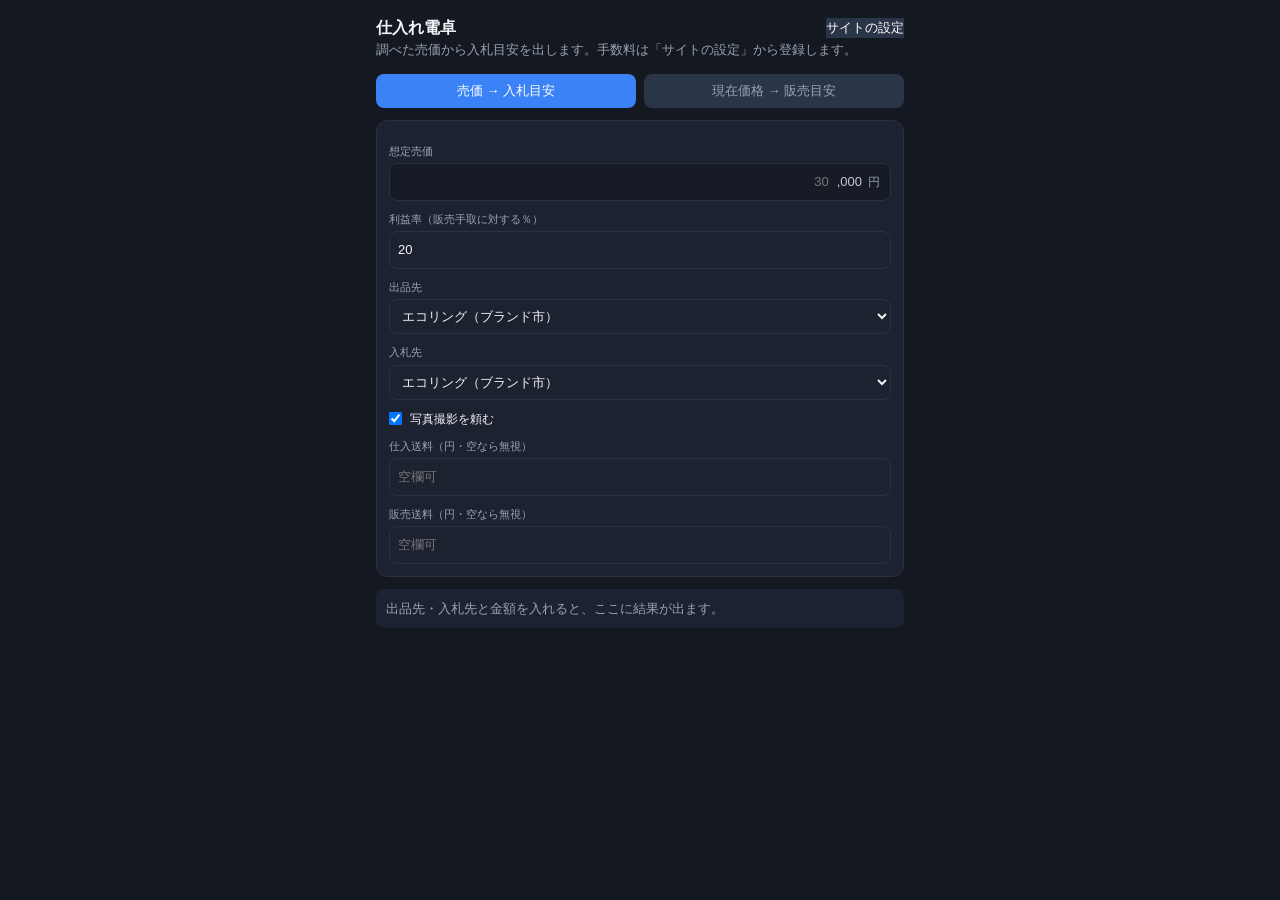
<file: index.html>
<!DOCTYPE html>
<html lang="ja">
<head>
  <meta charset="UTF-8">
  <meta name="viewport" content="width=device-width, initial-scale=1, viewport-fit=cover">
  <meta name="theme-color" content="#141820">
  <meta name="mobile-web-app-capable" content="yes">
  <meta name="apple-mobile-web-app-capable" content="yes">
  <meta name="apple-mobile-web-app-title" content="仕入れ電卓">
  <title>仕入れ電卓</title>
  <link rel="stylesheet" href="sidepanel.css">
  <link rel="manifest" href="site.webmanifest">
  <link rel="icon" href="icons/192.png">
  <link rel="apple-touch-icon" href="icons/180.png">
</head>
<body>
  <header>
    <div class="title-row">
      <h1>仕入れ電卓</h1>
      <a id="openSettings" class="secondary" href="options.html">サイトの設定</a>
    </div>
    <p>調べた売価から入札目安を出します。手数料は「サイトの設定」から登録します。</p>
  </header>

  <div class="modes" role="tablist">
    <button type="button" id="modeBid" class="mode on">売価 → 入札目安</button>
    <button type="button" id="modeSale" class="mode">現在価格 → 販売目安</button>
  </div>

  <section class="panel">
    <div id="saleFields">
      <label for="salePrice">想定売価</label>
      <div class="yen-kilo">
        <input id="salePrice" inputmode="numeric" placeholder="30">
        <span class="yen-kilo-suffix" aria-hidden="true"><span class="zeros">,000</span><span class="unit">円</span></span>
      </div>
    </div>
    <div id="bidFields" hidden>
      <label for="bidPrice">現在価格／入札予定額（円）</label>
      <input id="bidPrice" inputmode="numeric" placeholder="例: 8000">
    </div>

    <label for="profitRate">利益率（販売手取に対する％）</label>
    <input id="profitRate" inputmode="decimal" value="20">

    <label for="sellSite">出品先</label>
    <select id="sellSite"></select>

    <label for="buySite">入札先</label>
    <select id="buySite"></select>

    <label class="check">
      <input type="checkbox" id="photo" checked>
      写真撮影を頼む
    </label>

    <label for="buyShip">仕入送料（円・空なら無視）</label>
    <input id="buyShip" inputmode="numeric" placeholder="空欄可">

    <label for="sellShip">販売送料（円・空なら無視）</label>
    <input id="sellShip" inputmode="numeric" placeholder="空欄可">
  </section>

  <section id="status" class="status idle">出品先・入札先を選び、金額を入れて計算してください。</section>

  <section id="result" class="result" hidden>
    <div id="answer" class="answer"></div>
    <table class="lines">
      <tbody id="lines"></tbody>
    </table>
  </section>

  <script src="calc.js"></script>
  <script src="store.js"></script>
  <script src="sidepanel.js"></script>
</body>
</html>
</file>
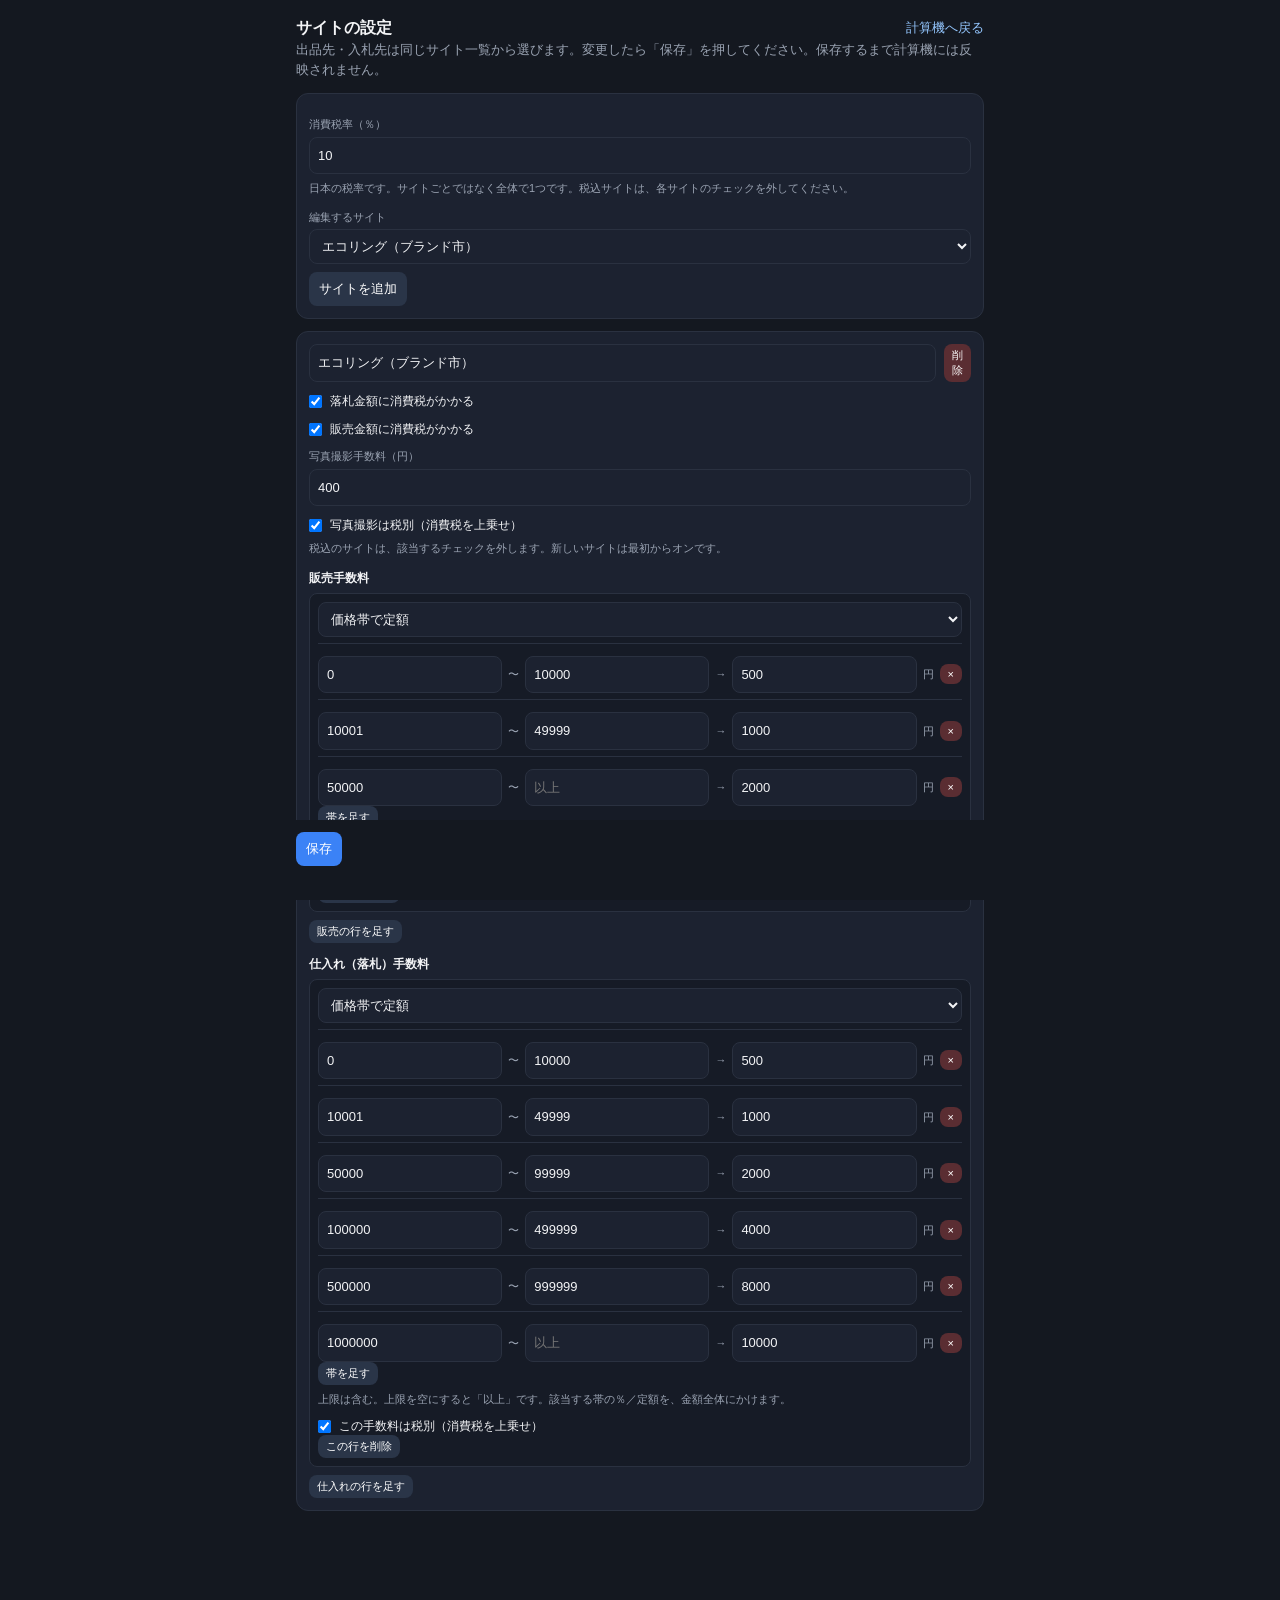
<file: options.html>
<!DOCTYPE html>
<html lang="ja">
<head>
  <meta charset="UTF-8">
  <meta name="viewport" content="width=device-width, initial-scale=1, viewport-fit=cover">
  <meta name="theme-color" content="#141820">
  <title>サイトの設定 - 仕入れ電卓</title>
  <link rel="stylesheet" href="sidepanel.css">
  <link rel="icon" href="icons/48.png">
</head>
<body class="page">
  <header>
    <div class="title-row">
      <h1>サイトの設定</h1>
      <a id="backToCalc" class="back-link" href="index.html" hidden>計算機へ戻る</a>
    </div>
    <p>出品先・入札先は同じサイト一覧から選びます。変更したら「保存」を押してください。保存するまで計算機には反映されません。</p>
  </header>

  <section class="panel">
    <label for="taxRate">消費税率（％）</label>
    <input id="taxRate" inputmode="decimal" value="10">
    <p class="hint">日本の税率です。サイトごとではなく全体で1つです。税込サイトは、各サイトのチェックを外してください。</p>

    <div class="toolbar">
      <div id="siteSelectWrap" hidden>
        <label for="siteSelect">編集するサイト</label>
        <select id="siteSelect"></select>
      </div>
      <button type="button" id="addSite" class="secondary">サイトを追加</button>
    </div>
  </section>

  <div id="editor"></div>

  <div class="save-bar">
    <button type="button" id="save">保存</button>
    <p id="saveStatus" class="ok"></p>
  </div>

  <script src="calc.js"></script>
  <script src="store.js"></script>
  <script src="sites-ui.js"></script>
  <script src="options.js"></script>
</body>
</html>
</file>
<file: sidepanel.css>
:root {
  --bg: #141820;
  --card: #1c2230;
  --line: #2a3140;
  --text: #f3f4f6;
  --muted: #9aa3b2;
  --accent: #3b82f6;
}

* { box-sizing: border-box; }

html { -webkit-text-size-adjust: 100%; }

body {
  margin: 0;
  min-height: 100vh;
  background: var(--bg);
  color: var(--text);
  font: 13px/1.5 "Segoe UI", "Hiragino Sans", "Noto Sans JP", sans-serif;
  padding: 16px;
}

body.web:not(.page) {
  max-width: 560px;
  margin: 0 auto;
}

h1 { font-size: 16px; margin: 0 0 6px; }
.title-row { display: flex; align-items: center; justify-content: space-between; gap: 8px; }
.title-row h1 { margin: 0; }
.title-row button { flex: 0; white-space: nowrap; }

.page { max-width: 720px; margin: 0 auto; }
.back-link {
  color: #93c5fd;
  text-decoration: none;
  font-size: 13px;
  white-space: nowrap;
}
.toolbar { margin-top: 12px; }
.toolbar button { width: auto; flex: 0; margin: 8px 8px 0 0; }
.save-bar { position: sticky; bottom: 0; padding: 12px 0 8px; background: var(--bg); }
.save-bar .ok { min-height: 18px; font-size: 12px; color: #9aa3b2; margin: 8px 0 0; }
header p, .hint { color: var(--muted); margin: 0 0 14px; }
.hint { font-size: 11px; margin: 6px 0 10px; }

label {
  display: block;
  font-size: 11px;
  color: var(--muted);
  margin: 10px 0 4px;
}

input, select, textarea {
  width: 100%;
  border: 1px solid var(--line);
  background: var(--card);
  color: var(--text);
  border-radius: 8px;
  padding: 8px;
  font: inherit;
}

.yen-kilo {
  display: flex;
  align-items: center;
  width: 100%;
  background: #161b26;
  border: 1px solid var(--line);
  border-radius: 8px;
}
.yen-kilo:focus-within {
  border-color: var(--accent);
}
.yen-kilo input {
  width: auto;
  flex: 1;
  min-width: 0;
  border: 0;
  background: transparent;
  border-radius: 8px;
  text-align: right;
  font-variant-numeric: tabular-nums;
}
.yen-kilo input:focus {
  outline: none;
}
.yen-kilo-suffix {
  display: flex;
  align-items: baseline;
  gap: 6px;
  padding: 0 10px 0 0;
  background: none;
  border: 0;
  color: #c5cad3;
  font-variant-numeric: tabular-nums;
  white-space: nowrap;
  pointer-events: none;
}
.yen-kilo-suffix .unit {
  font-size: 12px;
  color: var(--muted);
}

.row { display: flex; gap: 8px; margin-top: 12px; }

button {
  flex: 1;
  border: 0;
  border-radius: 8px;
  padding: 8px 10px;
  background: var(--accent);
  color: white;
  cursor: pointer;
}

button.secondary,
a.secondary {
  background: #2a3548;
  color: #fff;
  text-decoration: none;
  display: inline-flex;
  align-items: center;
  justify-content: center;
}
button.danger { background: #5a2d32; flex: 0; }
button.small { flex: 0; padding: 4px 8px; font-size: 11px; }

.modes { display: flex; gap: 8px; margin-bottom: 12px; }
.mode {
  background: #2a3548;
  color: var(--muted);
}
.mode.on { background: var(--accent); color: #fff; }

.panel, .result, .site {
  background: var(--card);
  border: 1px solid var(--line);
  border-radius: 12px;
  padding: 12px;
  margin-bottom: 12px;
}

.check {
  display: flex;
  align-items: center;
  gap: 8px;
  color: var(--text);
  font-size: 12px;
  margin: 10px 0 0;
}
.check input { width: auto; margin: 0; }

.status {
  padding: 10px;
  border-radius: 8px;
  background: var(--card);
  color: var(--muted);
  margin-bottom: 12px;
}
.status.error { color: #f0a0a0; }
.status.warn { color: #e2c36b; }

.answer {
  font-size: 18px;
  font-weight: 700;
  margin-bottom: 10px;
}
.answer small {
  display: block;
  font-size: 12px;
  font-weight: 400;
  color: var(--muted);
  margin-top: 4px;
}

.lines { width: 100%; border-collapse: collapse; }
.lines td { padding: 4px 0; border-bottom: 1px solid var(--line); vertical-align: top; }
.lines td:last-child { text-align: right; font-variant-numeric: tabular-nums; white-space: nowrap; }
.lines .note { display: block; font-size: 10px; color: var(--muted); }
.lines tr.total td { font-weight: 700; border-bottom: 0; padding-top: 8px; }

.settings { color: var(--muted); }
.settings summary { cursor: pointer; margin-bottom: 8px; color: var(--text); }

.site h3 {
  margin: 0 0 8px;
  font-size: 13px;
  color: var(--text);
}
.site-head { display: flex; gap: 8px; align-items: center; }
.site-head input { flex: 1; }

.fee-block { margin-top: 12px; }
.fee-block h4 {
  margin: 0 0 6px;
  font-size: 12px;
  color: var(--text);
}

.fee-row {
  border: 1px solid var(--line);
  border-radius: 8px;
  padding: 8px;
  margin-bottom: 8px;
  background: #161b26;
}

.inline {
  display: flex;
  gap: 6px;
  align-items: center;
  margin-top: 6px;
}
.inline input { flex: 1; min-width: 0; }
.inline span { color: var(--muted); font-size: 11px; flex-shrink: 0; }

.band { margin-top: 6px; padding-top: 6px; border-top: 1px solid var(--line); }

@media (max-width: 640px) {
  body {
    padding: 12px;
    padding-bottom: max(16px, env(safe-area-inset-bottom));
  }
  input, select, button, a.secondary, .yen-kilo {
    min-height: 44px;
    font-size: 16px;
  }
  .yen-kilo-suffix .unit { font-size: 13px; }
  button.small { min-height: 36px; }
  .inline { flex-wrap: wrap; }
  .title-row { align-items: flex-start; }
}
</file>
